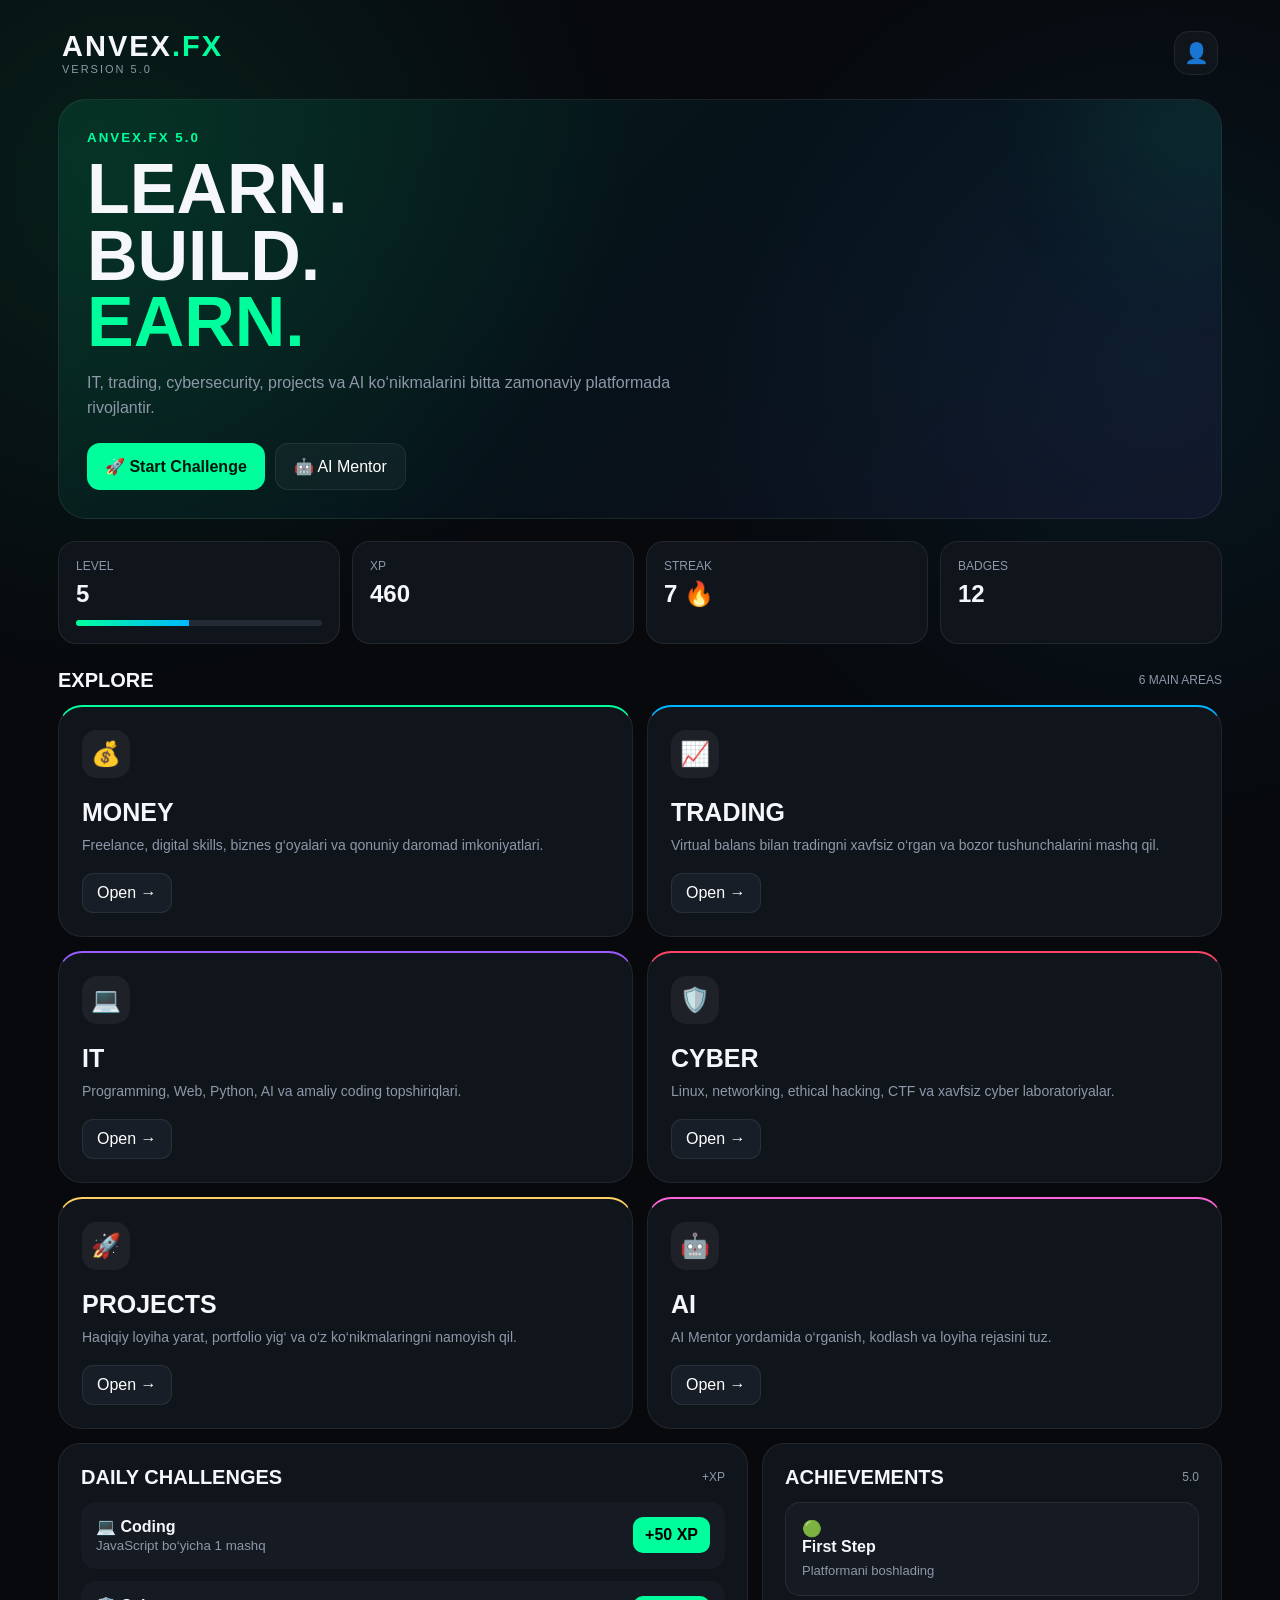
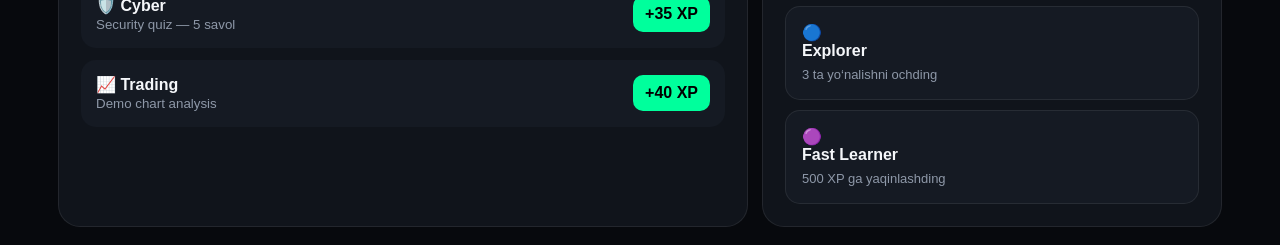
<file: index.html>
<!DOCTYPE html>
<html lang="uz">
<head>
<meta charset="UTF-8">
<meta name="viewport" content="width=device-width, initial-scale=1.0">
<title>ANVEX.FX 5.0</title>

<style>
:root{
  --bg:#07090d;
  --panel:#10141b;
  --panel2:#151a23;
  --text:#f5f7fa;
  --muted:#8e98a8;
  --green:#00ff9c;
  --blue:#00b7ff;
  --purple:#9b5cff;
  --red:#ff4567;
  --yellow:#ffd166;
  --border:rgba(255,255,255,.08);
}

*{
  box-sizing:border-box;
  margin:0;
  padding:0;
}

body{
  font-family:Inter,Arial,sans-serif;
  background:
    radial-gradient(circle at 10% 10%,rgba(0,255,156,.09),transparent 25%),
    radial-gradient(circle at 90% 20%,rgba(0,183,255,.08),transparent 25%),
    var(--bg);
  color:var(--text);
  min-height:100vh;
}

button,input{
  font:inherit;
}

button{
  cursor:pointer;
}

.app{
  width:min(1200px,100%);
  margin:auto;
  padding:18px;
}

/* HEADER */

.header{
  display:flex;
  justify-content:space-between;
  align-items:center;
  padding:12px 4px 24px;
}

.logo{
  font-size:29px;
  font-weight:900;
  letter-spacing:2px;
}

.logo span{
  color:var(--green);
}

.version{
  font-size:11px;
  color:var(--muted);
  letter-spacing:2px;
}

.profile-btn{
  width:44px;
  height:44px;
  border:1px solid var(--border);
  border-radius:15px;
  background:var(--panel);
  color:white;
  font-size:20px;
}

/* HERO */

.hero{
  position:relative;
  overflow:hidden;
  padding:28px;
  border:1px solid var(--border);
  border-radius:28px;
  background:
    linear-gradient(135deg,
      rgba(0,255,156,.10),
      rgba(0,183,255,.05),
      rgba(155,92,255,.08));
  margin-bottom:22px;
}

.hero:after{
  content:"";
  position:absolute;
  width:180px;
  height:180px;
  right:-70px;
  top:-70px;
  border-radius:50%;
  background:var(--green);
  filter:blur(80px);
  opacity:.15;
}

.hero small{
  color:var(--green);
  letter-spacing:2px;
  font-weight:800;
}

.hero h1{
  margin-top:10px;
  font-size:clamp(35px,7vw,70px);
  line-height:.95;
  max-width:750px;
}

.hero h1 span{
  color:var(--green);
}

.hero p{
  color:var(--muted);
  margin-top:14px;
  max-width:600px;
  line-height:1.6;
}

.hero-actions{
  display:flex;
  flex-wrap:wrap;
  gap:10px;
  margin-top:22px;
}

.primary{
  border:0;
  background:var(--green);
  color:#00150d;
  padding:13px 18px;
  border-radius:13px;
  font-weight:900;
}

.secondary{
  border:1px solid var(--border);
  background:rgba(255,255,255,.04);
  color:white;
  padding:13px 18px;
  border-radius:13px;
}

/* STATS */

.stats{
  display:grid;
  grid-template-columns:repeat(4,1fr);
  gap:12px;
  margin-bottom:22px;
}

.stat{
  background:var(--panel);
  border:1px solid var(--border);
  border-radius:18px;
  padding:17px;
}

.stat-label{
  color:var(--muted);
  font-size:12px;
}

.stat-value{
  font-size:24px;
  font-weight:900;
  margin-top:7px;
}

.progress{
  height:6px;
  background:#252b34;
  border-radius:20px;
  overflow:hidden;
  margin-top:12px;
}

.progress div{
  height:100%;
  width:46%;
  background:linear-gradient(90deg,var(--green),var(--blue));
}

/* MAIN GRID */

.section-title{
  display:flex;
  justify-content:space-between;
  align-items:center;
  margin:25px 0 13px;
}

.section-title h2{
  font-size:20px;
}

.section-title span{
  color:var(--muted);
  font-size:12px;
}

.modules{
  display:grid;
  grid-template-columns:repeat(2,1fr);
  gap:14px;
}

.module{
  position:relative;
  overflow:hidden;
  min-height:210px;
  border-radius:24px;
  padding:23px;
  background:var(--panel);
  border:1px solid var(--border);
  transition:.25s;
}

.module:hover{
  transform:translateY(-4px);
  border-color:rgba(0,255,156,.35);
  box-shadow:0 15px 40px rgba(0,0,0,.25);
}

.module-icon{
  width:48px;
  height:48px;
  display:grid;
  place-items:center;
  border-radius:15px;
  background:rgba(255,255,255,.06);
  font-size:24px;
}

.module h3{
  font-size:25px;
  margin-top:20px;
}

.module p{
  color:var(--muted);
  margin-top:8px;
  line-height:1.5;
  font-size:14px;
}

.module button{
  margin-top:17px;
  border:1px solid var(--border);
  color:white;
  background:#181e27;
  padding:10px 14px;
  border-radius:11px;
}

.module.money{
  border-top:2px solid var(--green);
}

.module.trading{
  border-top:2px solid var(--blue);
}

.module.it{
  border-top:2px solid var(--purple);
}

.module.cyber{
  border-top:2px solid var(--red);
}

.module.projects{
  border-top:2px solid var(--yellow);
}

.module.ai{
  border-top:2px solid #ff65d8;
}

/* LOWER */

.lower{
  display:grid;
  grid-template-columns:1.2fr .8fr;
  gap:14px;
  margin-top:14px;
}

.box{
  background:var(--panel);
  border:1px solid var(--border);
  border-radius:22px;
  padding:22px;
}

.challenge{
  display:flex;
  justify-content:space-between;
  gap:15px;
  align-items:center;
  padding:15px;
  margin-top:12px;
  background:var(--panel2);
  border-radius:15px;
}

.challenge strong{
  display:block;
}

.challenge small{
  color:var(--muted);
}

.done{
  background:var(--green);
  border:0;
  padding:9px 12px;
  border-radius:10px;
  font-weight:800;
}

/* MODAL */

.modal{
  position:fixed;
  inset:0;
  display:none;
  align-items:center;
  justify-content:center;
  padding:18px;
  background:rgba(0,0,0,.72);
  backdrop-filter:blur(10px);
  z-index:100;
}

.modal.active{
  display:flex;
}

.modal-card{
  width:min(700px,100%);
  max-height:90vh;
  overflow:auto;
  background:#0d1117;
  border:1px solid var(--border);
  border-radius:25px;
  padding:24px;
  animation:pop .2s ease;
}

@keyframes pop{
  from{transform:scale(.95);opacity:0}
  to{transform:scale(1);opacity:1}
}

.modal-head{
  display:flex;
  justify-content:space-between;
  align-items:center;
  margin-bottom:20px;
}

.close{
  width:38px;
  height:38px;
  border:0;
  border-radius:12px;
  background:#1b2029;
  color:white;
  font-size:20px;
}

.items{
  display:grid;
  gap:10px;
}

.item{
  padding:16px;
  border-radius:15px;
  background:var(--panel2);
  border:1px solid var(--border);
}

.item strong{
  display:block;
  margin-bottom:5px;
}

.item span{
  color:var(--muted);
  font-size:13px;
}

/* TRADING */

.balance{
  padding:20px;
  border-radius:18px;
  background:linear-gradient(135deg,rgba(0,255,156,.1),rgba(0,183,255,.08));
  margin-bottom:15px;
}

.balance small{
  color:var(--muted);
}

.balance h2{
  font-size:35px;
  margin-top:5px;
}

.trade-actions{
  display:grid;
  grid-template-columns:1fr 1fr;
  gap:10px;
  margin-top:15px;
}

.buy{
  border:0;
  padding:14px;
  border-radius:13px;
  background:var(--green);
  font-weight:900;
}

.sell{
  border:0;
  padding:14px;
  border-radius:13px;
  background:var(--red);
  color:white;
  font-weight:900;
}

/* INPUT */

.field{
  margin-bottom:13px;
}

.field label{
  display:block;
  color:var(--muted);
  font-size:12px;
  margin-bottom:6px;
}

.field input{
  width:100%;
  padding:13px;
  border-radius:12px;
  border:1px solid var(--border);
  background:#171c24;
  color:white;
  outline:none;
}

.result{
  padding:14px;
  border-radius:13px;
  background:#171c24;
  margin-top:12px;
}

/* MOBILE */

@media(max-width:750px){
  .app{
    padding:12px;
  }

  .stats{
    grid-template-columns:repeat(2,1fr);
  }

  .modules{
    grid-template-columns:1fr;
  }

  .lower{
    grid-template-columns:1fr;
  }

  .hero{
    padding:22px;
  }

  .module{
    min-height:190px;
  }
}

@media(max-width:430px){
  .logo{
    font-size:23px;
  }

  .hero h1{
    font-size:38px;
  }

  .stat-value{
    font-size:20px;
  }
}
</style>
</head>

<body>

<div class="app">

<header class="header">
  <div>
    <div class="logo">ANVEX<span>.FX</span></div>
    <div class="version">VERSION 5.0</div>
  </div>

  <button class="profile-btn" onclick="openModal('profile')">👤</button>
</header>

<section class="hero">
  <small>ANVEX.FX 5.0</small>

  <h1>
    LEARN.<br>
    BUILD.<br>
    <span>EARN.</span>
  </h1>

  <p>
    IT, trading, cybersecurity, projects va AI
    ko‘nikmalarini bitta zamonaviy platformada rivojlantir.
  </p>

  <div class="hero-actions">
    <button class="primary" onclick="openModal('challenge')">
      🚀 Start Challenge
    </button>

    <button class="secondary" onclick="openModal('ai')">
      🤖 AI Mentor
    </button>
  </div>
</section>

<section class="stats">

  <div class="stat">
    <div class="stat-label">LEVEL</div>
    <div class="stat-value" id="level">5</div>
    <div class="progress">
      <div id="levelProgress"></div>
    </div>
  </div>

  <div class="stat">
    <div class="stat-label">XP</div>
    <div class="stat-value" id="xp">460</div>
  </div>

  <div class="stat">
    <div class="stat-label">STREAK</div>
    <div class="stat-value" id="streak">7 🔥</div>
  </div>

  <div class="stat">
    <div class="stat-label">BADGES</div>
    <div class="stat-value" id="badges">12</div>
  </div>

</section>

<div class="section-title">
  <h2>EXPLORE</h2>
  <span>6 MAIN AREAS</span>
</div>

<section class="modules">

  <article class="module money">
    <div class="module-icon">💰</div>
    <h3>MONEY</h3>
    <p>
      Freelance, digital skills, biznes g‘oyalari
      va qonuniy daromad imkoniyatlari.
    </p>
    <button onclick="openModal('money')">Open →</button>
  </article>

  <article class="module trading">
    <div class="module-icon">📈</div>
    <h3>TRADING</h3>
    <p>
      Virtual balans bilan tradingni xavfsiz
      o‘rgan va bozor tushunchalarini mashq qil.
    </p>
    <button onclick="openModal('trading')">Open →</button>
  </article>

  <article class="module it">
    <div class="module-icon">💻</div>
    <h3>IT</h3>
    <p>
      Programming, Web, Python, AI va
      amaliy coding topshiriqlari.
    </p>
    <button onclick="openModal('it')">Open →</button>
  </article>

  <article class="module cyber">
    <div class="module-icon">🛡️</div>
    <h3>CYBER</h3>
    <p>
      Linux, networking, ethical hacking,
      CTF va xavfsiz cyber laboratoriyalar.
    </p>
    <button onclick="openModal('cyber')">Open →</button>
  </article>

  <article class="module projects">
    <div class="module-icon">🚀</div>
    <h3>PROJECTS</h3>
    <p>
      Haqiqiy loyiha yarat, portfolio yig‘
      va o‘z ko‘nikmalaringni namoyish qil.
    </p>
    <button onclick="openModal('projects')">Open →</button>
  </article>

  <article class="module ai">
    <div class="module-icon">🤖</div>
    <h3>AI</h3>
    <p>
      AI Mentor yordamida o‘rganish,
      kodlash va loyiha rejasini tuz.
    </p>
    <button onclick="openModal('ai')">Open →</button>
  </article>

</section>

<section class="lower">

  <div class="box">
    <div class="section-title" style="margin-top:0">
      <h2>DAILY CHALLENGES</h2>
      <span>+XP</span>
    </div>

    <div class="challenge">
      <div>
        <strong>💻 Coding</strong>
        <small>JavaScript bo‘yicha 1 mashq</small>
      </div>
      <button class="done" onclick="completeChallenge(50)">
        +50 XP
      </button>
    </div>

    <div class="challenge">
      <div>
        <strong>🛡️ Cyber</strong>
        <small>Security quiz — 5 savol</small>
      </div>
      <button class="done" onclick="completeChallenge(35)">
        +35 XP
      </button>
    </div>

    <div class="challenge">
      <div>
        <strong>📈 Trading</strong>
        <small>Demo chart analysis</small>
      </div>
      <button class="done" onclick="completeChallenge(40)">
        +40 XP
      </button>
    </div>
  </div>

  <div class="box">
    <div class="section-title" style="margin-top:0">
      <h2>ACHIEVEMENTS</h2>
      <span>5.0</span>
    </div>

    <div class="items">
      <div class="item">
        🟢 <strong>First Step</strong>
        <span>Platformani boshlading</span>
      </div>

      <div class="item">
        🔵 <strong>Explorer</strong>
        <span>3 ta yo‘nalishni ochding</span>
      </div>

      <div class="item">
        🟣 <strong>Fast Learner</strong>
        <span>500 XP ga yaqinlashding</span>
      </div>
    </div>
  </div>

</section>

</div>


<!-- MODAL -->

<div class="modal" id="modal">

  <div class="modal-card">

    <div class="modal-head">
      <h2 id="modalTitle">ANVEX.FX</h2>
      <button class="close" onclick="closeModal()">×</button>
    </div>

    <div id="modalContent"></div>

  </div>

</div>


<script>

let xp = 460;
let level = 5;
let balance = 10000;

const data = {

money:{
  title:"💰 MONEY",
  html:`
    <div class="items">

      <div class="item">
        <strong>💼 Freelance</strong>
        <span>Web, design, coding va boshqa xizmatlar orqali ishlashni o‘rgan.</span>
      </div>

      <div class="item">
        <strong>🚀 Digital Skills</strong>
        <span>Bozorda kerak bo‘ladigan raqamli ko‘nikmalarni tanla.</span>
      </div>

      <div class="item">
        <strong>💡 Business Ideas</strong>
        <span>Muammo → g‘oya → loyiha → mijoz yo‘nalishi.</span>
      </div>

      <div class="item">
        <strong>📁 Portfolio</strong>
        <span>O‘z loyihalaringni professional tarzda jamla.</span>
      </div>

    </div>
  `
},

it:{
  title:"💻 IT",
  html:`
    <div class="items">

      <div class="item">
        <strong>HTML + CSS</strong>
        <span>Web sahifalar yaratish.</span>
      </div>

      <div class="item">
        <strong>JavaScript</strong>
        <span>Interaktiv web ilovalar yaratish.</span>
      </div>

      <div class="item">
        <strong>Python</strong>
        <span>Programming va automation asoslari.</span>
      </div>

      <div class="item">
        <strong>AI Development</strong>
        <span>AI bilan ishlash va zamonaviy loyihalar.</span>
      </div>

      <button class="primary" onclick="completeChallenge(100)">
        🚀 Start IT Lesson +100 XP
      </button>

    </div>
  `
},

cyber:{
  title:"🛡️ CYBER LAB",
  html:`
    <div class="items">

      <div class="item">
        <strong>🐧 Linux</strong>
        <span>Linux terminali va asosiy buyruqlar.</span>
      </div>

      <div class="item">
        <strong>🌐 Networking</strong>
        <span>IP, DNS, HTTP va tarmoq asoslari.</span>
      </div>

      <div class="item">
        <strong>🎯 CTF</strong>
        <span>Xavfsiz virtual muhitdagi security challenges.</span>
      </div>

      <div class="item">
        <strong>🔐 Ethical Hacking</strong>
        <span>Faqat ruxsat berilgan tizimlarda cybersecurity mashqlari.</span>
      </div>

      <button class="primary" onclick="completeChallenge(75)">
        🛡️ Start Cyber Challenge
      </button>

    </div>
  `
},

projects:{
  title:"🚀 PROJECTS",
  html:`
    <div class="field">
      <label>PROJECT NAME</label>
      <input id="projectName" placeholder="Masalan: My AI App">
    </div>

    <div class="field">
      <label>PROJECT IDEA</label>
      <input id="projectIdea" placeholder="Loyihang nima qiladi?">
    </div>

    <button class="primary" onclick="createProject()">
      Create Project
    </button>

    <div id="projectResult"></div>
  `
},

ai:{
  title:"🤖 AI MENTOR",
  html:`
    <div class="field">
      <label>AI GA SAVOLING</label>
      <input id="aiQuestion" placeholder="Masalan: Pythonni nimadan boshlayman?">
    </div>

    <button class="primary" onclick="askAI()">
      Ask AI
    </button>

    <div id="aiResult" class="result">
      AI Mentor tayyor. Savolingni yoz.
    </div>
  `
},

trading:{
  title:"📈 DEMO TRADING",
  html:`
    <div class="balance">
      <small>VIRTUAL BALANCE</small>
      <h2 id="balance">$10,000</h2>
    </div>

    <div class="field">
      <label>ASSET</label>
      <input id="asset" value="ANVX">
    </div>

    <div class="field">
      <label>AMOUNT</label>
      <input id="amount" type="number" value="100">
    </div>

    <div class="trade-actions">
      <button class="buy" onclick="trade('buy')">
        BUY
      </button>

      <button class="sell" onclick="trade('sell')">
        SELL
      </button>
    </div>

    <div id="tradeResult" class="result">
      Demo trading. Real money ishlatilmaydi.
    </div>
  `
},

challenge:{
  title:"🔥 DAILY CHALLENGE",
  html:`
    <div class="items">

      <div class="item">
        <strong>Today's Mission</strong>
        <span>IT, Cyber yoki Tradingdan bitta topshiriqni bajaring.</span>
      </div>

      <div class="item">
        <strong>Reward</strong>
        <span>+100 XP</span>
      </div>

      <button class="primary" onclick="completeChallenge(100)">
        COMPLETE CHALLENGE
      </button>

    </div>
  `
},

profile:{
  title:"👤 PROFILE",
  html:`
    <div class="items">

      <div class="item">
        <strong>ANVEX USER</strong>
        <span>Level <b id="profileLevel">${level}</b></span>
      </div>

      <div class="item">
        <strong>XP</strong>
        <span id="profileXP">${xp} XP</span>
      </div>

      <div class="item">
        <strong>Achievements</strong>
        <span>12 badges unlocked</span>
      </div>

    </div>
  `
}

};


function openModal(type){

  const modal=document.getElementById("modal");
  const title=document.getElementById("modalTitle");
  const content=document.getElementById("modalContent");

  const item=data[type];

  if(!item) return;

  title.innerHTML=item.title;
  content.innerHTML=item.html;

  modal.classList.add("active");
}


function closeModal(){
  document.getElementById("modal").classList.remove("active");
}


document.getElementById("modal").addEventListener("click",function(e){

  if(e.target===this){
    closeModal();
  }

});


function completeChallenge(amount){

  xp+=amount;

  while(xp>=level*100){

    xp-=level*100;
    level++;

  }

  document.getElementById("xp").innerText=xp;

  document.getElementById("level").innerText=level;

  document.getElementById("levelProgress").style.width=
    Math.min((xp/(level*100))*100,100)+"%";

  const profileXP=document.getElementById("profileXP");

  if(profileXP){
    profileXP.innerText=xp+" XP";
  }

  const profileLevel=document.getElementById("profileLevel");

  if(profileLevel){
    profileLevel.innerText=level;
  }

  alert("🔥 Challenge completed! +"+amount+" XP");

}


function trade(type){

  const amount=Number(document.getElementById("amount").value)||0;

  if(amount<=0){
    alert("Amount noto‘g‘ri.");
    return;
  }

  if(type==="buy"){

    balance-=amount;

  }else{

    balance+=amount;

  }

  document.getElementById("balance").innerText=
    "$"+balance.toLocaleString();

  document.getElementById("tradeResult").innerHTML=
    type==="buy"
    ? "🟢 BUY bajarildi. Virtual balans yangilandi."
    : "🔴 SELL bajarildi. Virtual balans yangilandi.";

  completeChallenge(10);

}


function createProject(){

  const name=document.getElementById("projectName").value.trim();
  const idea=document.getElementById("projectIdea").value.trim();

  if(!name || !idea){

    alert("Project nomi va g‘oyasini yozing.");
    return;

  }

  document.getElementById("projectResult").innerHTML=`
    <div class="result">
      🚀 <strong>${escapeHTML(name)}</strong><br>
      <span style="color:#8e98a8">
        ${escapeHTML(idea)}
      </span>
    </div>
  `;

  completeChallenge(50);

}


function askAI(){

  const question=
    document.getElementById("aiQuestion").value.trim();

  const result=document.getElementById("aiResult");

  if(!question){

    result.innerText="Savolingni yoz.";
    return;

  }

  let answer="";

  const q=question.toLowerCase();

  if(q.includes("python")){

    answer=
      "Pythonni boshlash uchun: 1) syntax, 2) variables, 3) if/else, 4) loops, 5) functions, 6) kichik loyihalar.";

  }else if(q.includes("trading")){

    answer=
      "Avval demo trading, grafiklarni o‘qish va risk boshqaruvini o‘rgan. Real pul ishlatishdan oldin bilim va tajribani oshir.";

  }else if(q.includes("cyber") || q.includes("hacking")){

    answer=
      "Cybersecurity uchun Linux, networking, web security va xavfsiz CTF laboratoriyalaridan boshlash yaxshi yo‘l.";

  }else if(q.includes("html") || q.includes("web")){

    answer=
      "Web development uchun HTML → CSS → JavaScript → Git → real loyiha ketma-ketligi yaxshi boshlanish.";

  }else{

    answer=
      "Maqsadingni kichik bosqichlarga bo‘l. Avval bilim, keyin amaliyot, keyin loyiha va portfolio.";

  }

  result.innerText="🤖 "+answer;

  completeChallenge(15);

}


function escapeHTML(text){

  return text
    .replaceAll("&","&amp;")
    .replaceAll("<","&lt;")
    .replaceAll(">","&gt;")
    .replaceAll('"',"&quot;")
    .replaceAll("'","&#039;");

}

</script>

</body>
</html>
</file>
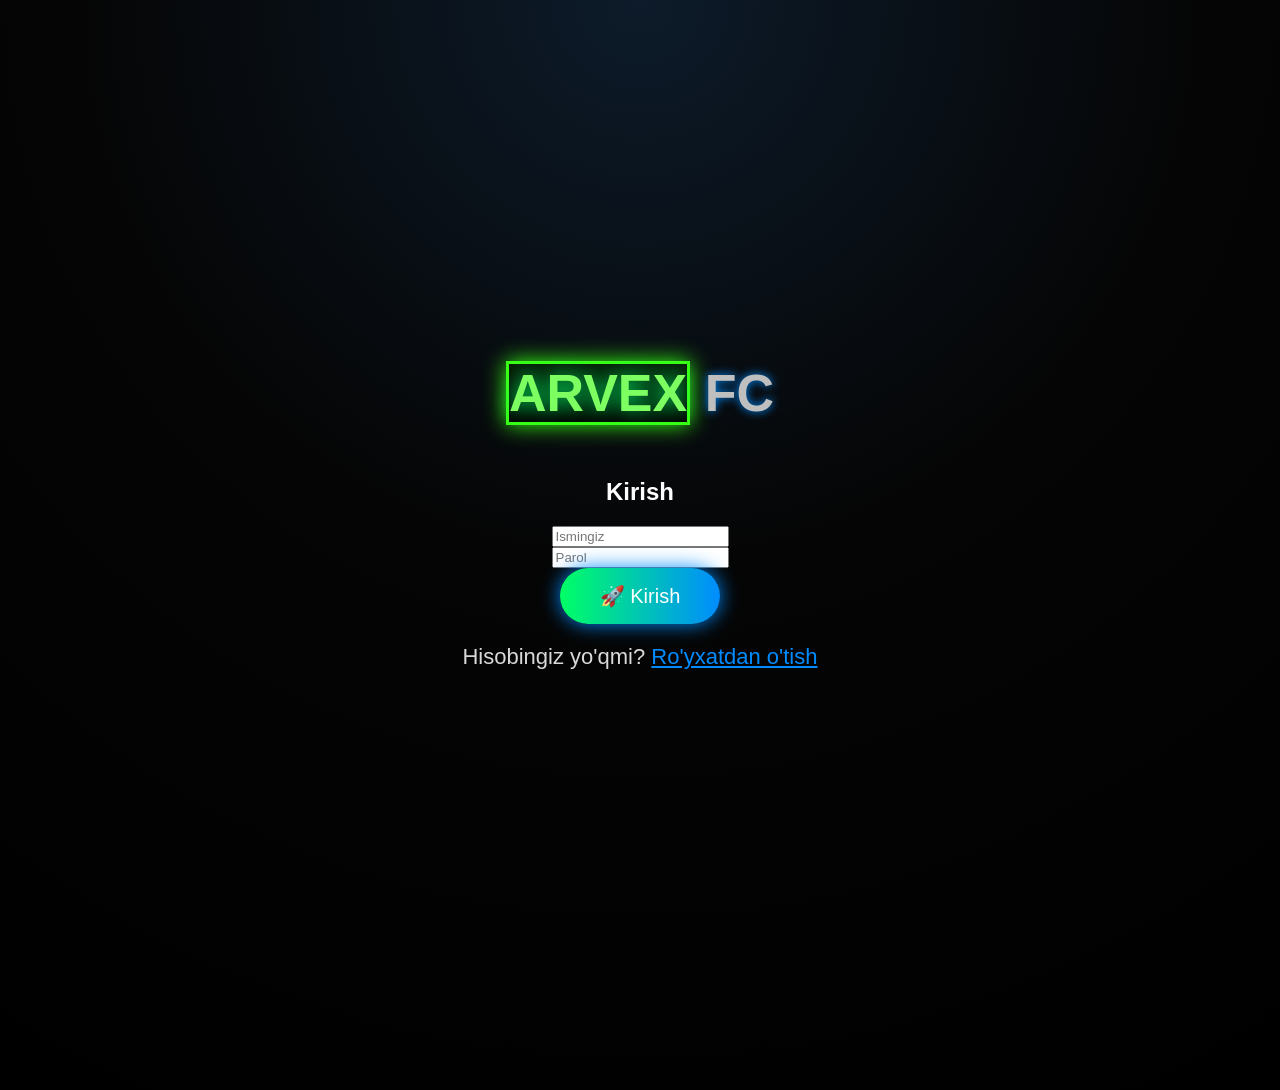
<file: login.html>
<!DOCTYPE html>
<html lang="uz">
<head>
<meta charset="UTF-8">
<meta name="viewport" content="width=device-width, initial-scale=1.0">
<title>ARVEX FC - Kirish</title>
<link rel="stylesheet" href="style.css">
</head>
<body>

<div class="container">

<h1><span class="green">ARVEX</span> <span class="gray">FC</span></h1>

<h2>Kirish</h2>

<input id="name" type="text" placeholder="Ismingiz">
<input id="password" type="password" placeholder="Parol">

<button onclick="login()">
🚀 Kirish
</button>

<p style="margin-top:20px;">
Hisobingiz yo'qmi?
<a href="#" style="color:#008cff;">Ro'yxatdan o'tish</a>
</p>

</div>
<script>
function login(){
  const name = document.getElementById("name").value.trim();

  if(name===""){
    alert("Ismingizni kiriting!");
    return;
  }

  localStorage.setItem("name", name);
  window.location.href = "profile.html";
}
</script>
</body>
</html>
</file>
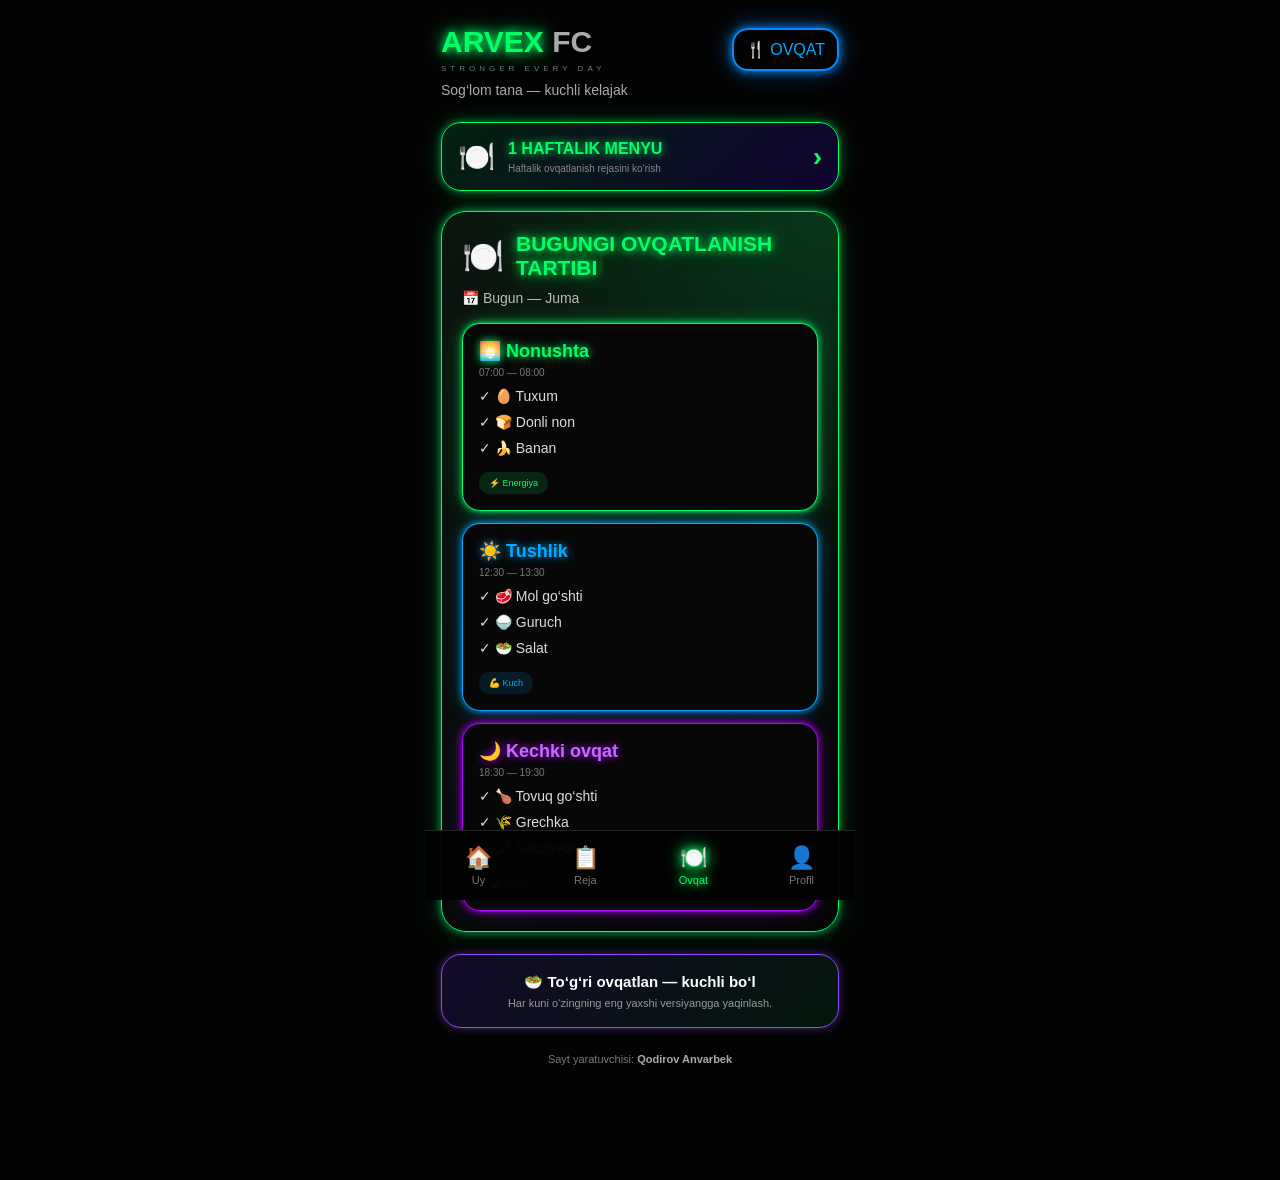
<file: ovqat.html>
<!DOCTYPE html>
<html lang="uz">
<head>
<meta charset="UTF-8">
<meta name="viewport" content="width=device-width, initial-scale=1.0">
<title>ARVEX FC — Ovqat</title>

<style>
*{
  box-sizing:border-box;
}

html{
  scroll-behavior:smooth;
}

body{
  margin:0;
  background:#030303;
  color:#fff;
  font-family:Arial,sans-serif;
}

.food-page{
  max-width:430px;
  margin:auto;
  padding:25px 16px 115px;
}

/* HEADER */
.food-header{
  display:flex;
  justify-content:space-between;
  align-items:center;
}

.food-brand{
  font-size:30px;
  font-weight:900;
}

.food-brand span{
  color:#00ff66;
  text-shadow:0 0 8px #00ff66,0 0 20px #00ff66;
}

.food-brand b{
  color:#aaa;
}

.food-header small{
  display:block;
  color:#777;
  letter-spacing:4px;
  font-size:8px;
  margin-top:5px;
}

.food-label{
  color:#00aaff;
  border:2px solid #008cff;
  padding:10px 12px;
  border-radius:16px;
  box-shadow:0 0 10px #008cff,0 0 25px rgba(0,140,255,.45);
}

.food-subtitle{
  color:#aaa;
  font-size:14px;
  margin-top:9px;
}

/* HAFTALIK MENU */
.weekly-menu-button{
  width:100%;
  margin-top:24px;
  padding:16px;
  display:flex;
  align-items:center;
  gap:13px;
  border-radius:20px;
  color:white;
  background:linear-gradient(135deg,rgba(0,255,102,.12),rgba(80,0,255,.18));
  border:1px solid #00ff66;
  box-shadow:0 0 8px rgba(0,255,102,.55),0 0 25px rgba(0,255,102,.18);
  cursor:pointer;
  text-align:left;
}

.weekly-icon{
  font-size:30px;
}

.weekly-menu-button strong{
  display:block;
  color:#00ff66;
  font-size:16px;
  text-shadow:0 0 8px #00ff66;
}

.weekly-menu-button span{
  display:block;
  color:#888;
  font-size:10px;
  margin-top:5px;
}

.arrow{
  margin-left:auto;
  color:#00ff66;
  font-size:28px;
}

/* BUGUNGI CARD */
.today-card{
  margin-top:20px;
  padding:20px;
  border-radius:25px;
  background:radial-gradient(circle at top right,rgba(0,255,102,.16),transparent 45%),linear-gradient(145deg,#0b160f,#050505);
  border:1px solid #00ff66;
  box-shadow:0 0 10px rgba(0,255,102,.7),0 0 35px rgba(0,255,102,.15);
}

.today-title{
  display:flex;
  align-items:center;
  gap:12px;
}

.today-title .calendar{
  font-size:34px;
}

.today-title h2{
  margin:0;
  font-size:21px;
  line-height:1.15;
  color:#00ff66;
  text-shadow:0 0 8px #00ff66,0 0 20px rgba(0,255,102,.5);
}

.today-name{
  color:#bbb;
  font-size:14px;
  margin:10px 0 17px;
}

/* OVQAT KARTALARI */
.today-meal{
  padding:16px;
  margin-top:12px;
  border-radius:18px;
  background:#070707;
}

.today-meal h3{
  margin:0 0 5px;
  font-size:18px;
}

.meal-time{
  color:#777;
  font-size:10px;
}

.today-meal p{
  color:#ddd;
  font-size:14px;
  margin:10px 0;
}

.breakfast-card{
  border:1px solid #00ff66;
  box-shadow:0 0 7px #00ff66,0 0 22px rgba(0,255,102,.25);
}

.breakfast-card h3{
  color:#00ff66;
  text-shadow:0 0 8px #00ff66;
}

.lunch-card{
  border:1px solid #00aaff;
  box-shadow:0 0 7px #00aaff,0 0 22px rgba(0,170,255,.25);
}

.lunch-card h3{
  color:#00aaff;
  text-shadow:0 0 8px #00aaff;
}

.dinner-card{
  border:1px solid #b000ff;
  box-shadow:0 0 7px #b000ff,0 0 22px rgba(176,0,255,.25);
}

.dinner-card h3{
  color:#c56cff;
  text-shadow:0 0 8px #b000ff;
}

.food-tag{
  display:inline-block;
  margin-top:6px;
  padding:6px 10px;
  border-radius:10px;
  font-size:9px;
}

.green-tag{
  color:#00ff66;
  background:rgba(0,255,102,.12);
}

.blue-tag{
  color:#00aaff;
  background:rgba(0,170,255,.12);
}

.purple-tag{
  color:#c56cff;
  background:rgba(176,0,255,.12);
}

/* HAFTALIK MENYU */
.weekly-menu{
  display:none;
  margin-top:20px;
}

.weekly-menu.show{
  display:block;
}

.weekly-title{
  text-align:center;
  margin:18px 0;
}

.weekly-title h2{
  margin:0;
  color:#fff;
  font-size:20px;
}

.weekly-title p{
  color:#777;
  font-size:11px;
}

.day-list{
  display:flex;
  flex-direction:column;
  gap:12px;
}

.day-card{
  width:100%;
  padding:16px;
  border-radius:18px;
  background:#080808;
  color:white;
  display:flex;
  align-items:center;
  gap:11px;
  cursor:pointer;
  text-align:left;
  transition:.2s;
}

.day-card span{
  font-weight:bold;
  font-size:15px;
}

.day-card b{
  margin-left:auto;
  font-size:25px;
}

/* DUSHANBA — YASHIL */
.green-day{
  border:1px solid #00ff66;
  box-shadow:0 0 7px #00ff66,0 0 20px rgba(0,255,102,.3);
}

.green-day span{
  color:#00ff66;
  text-shadow:0 0 8px #00ff66;
}

/* SESHANBA — KO'K */
.blue-day{
  border:1px solid #00aaff;
  box-shadow:0 0 8px #00aaff,0 0 22px rgba(0,170,255,.4);
}

.blue-day span{
  color:#00aaff;
  text-shadow:0 0 8px #00aaff,0 0 15px #00aaff;
}

/* CHORSHANBA — BINAFSHA */
.purple-day{
  border:1px solid #b000ff;
  box-shadow:0 0 8px #b000ff,0 0 22px rgba(176,0,255,.4);
}

.purple-day span{
  color:#c56cff;
  text-shadow:0 0 8px #b000ff,0 0 15px #b000ff;
}

/* PAYSHANBA — PUSHTI */
.pink-day{
  border:1px solid #ff1493;
  box-shadow:0 0 8px #ff1493,0 0 22px rgba(255,20,147,.4);
}

.pink-day span{
  color:#ff4daa;
  text-shadow:0 0 8px #ff1493,0 0 15px #ff1493;
}

/* JUMA — TO'Q SARIQ */
.orange-day{
  border:1px solid #ff7a00;
  box-shadow:0 0 8px #ff7a00,0 0 22px rgba(255,122,0,.4);
}

.orange-day span{
  color:#ff8c00;
  text-shadow:0 0 8px #ff7a00,0 0 15px #ff7a00;
}

/* SHANBA — QIZIL */
.red-day{
  border:1px solid #ff3030;
  box-shadow:0 0 8px #ff3030,0 0 22px rgba(255,48,48,.4);
}

.red-day span{
  color:#ff4040;
  text-shadow:0 0 8px #ff3030;
}

/* YAKSHANBA — SARIQ */
.yellow-day{
  border:1px solid #ffe000;
  box-shadow:0 0 8px #ffe000,0 0 22px rgba(255,224,0,.4);
}

.yellow-day span{
  color:#ffe000;
  text-shadow:0 0 8px #ffe000;
}

.day-card:active{
  transform:scale(.97);
}

.selected-day{
  transform:scale(1.02);
  background:linear-gradient(90deg,rgba(0,255,102,.12),rgba(80,0,255,.12));
}

/* TANLANGAN KUN NATIJASI */
.weekly-result{
  margin-top:20px;
  padding:20px;
  border-radius:22px;
  background:#080808;
  border:1px solid #b000ff;
  box-shadow:0 0 8px #b000ff,0 0 25px rgba(176,0,255,.22);
}

.weekly-result h2{
  margin:0 0 5px;
  color:#c56cff;
  font-size:20px;
  text-shadow:0 0 10px #b000ff;
}

.weekly-result-subtitle{
  color:#777;
  font-size:11px;
  margin-bottom:15px;
}

/* MOTIVATSIYA */
.food-motivation{
  margin-top:22px;
  padding:18px;
  text-align:center;
  border-radius:20px;
  background:linear-gradient(135deg,rgba(110,50,255,.15),rgba(0,255,102,.08));
  border:1px solid #8b4dff;
  box-shadow:0 0 10px rgba(139,77,255,.45);
}

.food-motivation strong{
  display:block;
  color:#fff;
  font-size:15px;
}

.food-motivation span{
  display:block;
  color:#999;
  font-size:11px;
  margin-top:6px;
}

/* YARATUVCHI */
.site-creator{
  text-align:center;
  color:#777;
  font-size:11px;
  margin-top:25px;
}

.site-creator b{
  color:#aaa;
}

/* PASTKI NAV */
.bottom-nav{
  position:fixed;
  bottom:0;
  left:50%;
  transform:translateX(-50%);
  width:100%;
  max-width:430px;
  height:70px;
  background:rgba(3,3,3,.97);
  border-top:1px solid #222;
  display:flex;
  justify-content:space-around;
  align-items:center;
  z-index:1000;
}

.bottom-nav a{
  text-decoration:none;
  color:#777;
  font-size:11px;
  text-align:center;
}

.bottom-nav a div{
  font-size:22px;
  margin-bottom:3px;
}

.bottom-nav a.active{
  color:#00ff66;
  text-shadow:0 0 8px #00ff66,0 0 18px #00ff66;
}

</style>
</head>

<body>

<div class="food-page">

  <div class="food-header">

    <div>
      <div class="food-brand">
        <span>ARVEX</span> <b>FC</b>
      </div>

      <small>STRONGER EVERY DAY</small>
    </div>

    <div class="food-label">
      🍴 OVQAT
    </div>

  </div>

  <div class="food-subtitle">
    Sog‘lom tana — kuchli kelajak
  </div>


  <!-- 1 HAFTALIK MENYU -->

  <button
    class="weekly-menu-button"
    onclick="toggleWeeklyMenu()"
  >

    <div class="weekly-icon">🍽️</div>

    <div>
      <strong>1 HAFTALIK MENYU</strong>

      <span>
        Haftalik ovqatlanish rejasini ko‘rish
      </span>
    </div>

    <b class="arrow" id="arrow">›</b>

  </button>


  <!-- BUGUNGI OVQAT -->

  <div class="today-card">

    <div class="today-title">

      <div class="calendar">🍽️</div>

      <div>
        <h2>
          BUGUNGI OVQATLANISH TARTIBI
        </h2>
      </div>

    </div>

    <div id="todayName" class="today-name"></div>

    <div id="todayMeals"></div>

  </div>


  <!-- HAFTALIK MENU -->

  <div id="weeklyMenu" class="weekly-menu">

    <div class="weekly-title">

      <h2>1 HAFTALIK MENYU</h2>

      <p>Kerakli kunni tanlang</p>

    </div>


    <div class="day-list">

      <button
        class="day-card green-day"
        onclick="showDay(1,this)"
      >
        <span>🌿 Dushanba</span>
        <b>›</b>
      </button>


      <button
        class="day-card blue-day"
        onclick="showDay(2,this)"
      >
        <span>⚡ Seshanba</span>
        <b>›</b>
      </button>


      <button
        class="day-card purple-day"
        onclick="showDay(3,this)"
      >
        <span>💪 Chorshanba</span>
        <b>›</b>
      </button>


      <button
        class="day-card pink-day"
        onclick="showDay(4,this)"
      >
        <span>🩷 Payshanba</span>
        <b>›</b>
      </button>


      <button
        class="day-card orange-day"
        onclick="showDay(5,this)"
      >
        <span>🔥 Juma</span>
        <b>›</b>
      </button>


      <button
        class="day-card red-day"
        onclick="showDay(6,this)"
      >
        <span>🔴 Shanba</span>
        <b>›</b>
      </button>


      <button
        class="day-card yellow-day"
        onclick="showDay(0,this)"
      >
        <span>🟡 Yakshanba</span>
        <b>›</b>
      </button>

    </div>


    <div
      id="weeklyResult"
      class="weekly-result"
      style="display:none;"
    ></div>

  </div>


  <!-- MOTIVATSIYA -->

  <div class="food-motivation">

    <strong>
      🥗 To‘g‘ri ovqatlan — kuchli bo‘l
    </strong>

    <span>
      Har kuni o‘zingning eng yaxshi versiyangga yaqinlash.
    </span>

  </div>


  <div class="site-creator">
    Sayt yaratuvchisi:
    <b>Qodirov Anvarbek</b>
  </div>

</div>


<!-- PASTKI NAV -->

<nav class="bottom-nav">

  <a href="index.html">
    <div>🏠</div>
    Uy
  </a>

  <a href="profile.html">
    <div>📋</div>
    Reja
  </a>

  <a href="ovqat.html" class="active">
    <div>🍽️</div>
    Ovqat
  </a>

  <a href="profile.html">
    <div>👤</div>
    Profil
  </a>

</nav>


<script>

/* =========================
   7 KUNLIK MENYU
========================= */

const menus = {

  0:{
    name:"Yakshanba",

    breakfast:[
      "🥚 Tuxum + non",
      "🧀 Pishloq",
      "🍎 Meva"
    ],

    lunch:[
      "🍗 Tovuq go‘shti",
      "🍚 Guruch",
      "🥗 Salat"
    ],

    dinner:[
      "🐟 Baliq",
      "🥔 Kartoshka",
      "🥦 Sabzavot"
    ]
  },


  1:{
    name:"Dushanba",

    breakfast:[
      "🥚 Tuxum",
      "🍞 Donli non",
      "🥛 Sut",
      "🍎 Meva"
    ],

    lunch:[
      "🍗 Tovuq go‘shti",
      "🍚 Guruch",
      "🥗 Salat"
    ],

    dinner:[
      "🐟 Baliq",
      "🥦 Sabzavot",
      "🥗 Salat"
    ]
  },


  2:{
    name:"Seshanba",

    breakfast:[
      "🥣 Suli bo‘tqasi",
      "🍌 Banan",
      "🥛 Yogurt"
    ],

    lunch:[
      "🥩 Mol go‘shti",
      "🌾 Grechka",
      "🥗 Salat"
    ],

    dinner:[
      "🍗 Tovuq go‘shti",
      "🍚 Guruch",
      "🥒 Sabzavot"
    ]
  },


  3:{
    name:"Chorshanba",

    breakfast:[
      "🥚 Tuxum",
      "🍞 Non",
      "🍐 Meva",
      "🥛 Sut"
    ],

    lunch:[
      "🐟 Baliq",
      "🍚 Guruch",
      "🥗 Sabzavot"
    ],

    dinner:[
      "🥩 Mol go‘shti",
      "🥔 Kartoshka",
      "🥦 Brokkoli"
    ]
  },


  4:{
    name:"Payshanba",

    breakfast:[
      "🥣 Suli bo‘tqasi",
      "🍎 Olma",
      "🥛 Yogurt"
    ],

    lunch:[
      "🍗 Tovuq go‘shti",
      "🥔 Kartoshka",
      "🥗 Salat"
    ],

    dinner:[
      "🐟 Baliq",
      "🍚 Guruch",
      "🥦 Sabzavot"
    ]
  },


  5:{
    name:"Juma",

    breakfast:[
      "🥚 Tuxum",
      "🍞 Donli non",
      "🍌 Banan"
    ],

    lunch:[
      "🥩 Mol go‘shti",
      "🍚 Guruch",
      "🥗 Salat"
    ],

    dinner:[
      "🍗 Tovuq go‘shti",
      "🌾 Grechka",
      "🥒 Sabzavot"
    ]
  },


  6:{
    name:"Shanba",

    breakfast:[
      "🥛 Yogurt",
      "🥣 Suli bo‘tqasi",
      "🍓 Meva"
    ],

    lunch:[
      "🐟 Baliq",
      "🥔 Kartoshka",
      "🥗 Salat"
    ],

    dinner:[
      "🥩 Go‘sht",
      "🍚 Guruch",
      "🥦 Sabzavot"
    ]
  }

};


/* OVQAT KARTOCHKALARINI YASASH */

function createMeals(menu){

  return `

    <div class="today-meal breakfast-card">

      <h3>🌅 Nonushta</h3>

      <div class="meal-time">
        07:00 — 08:00
      </div>

      ${menu.breakfast
        .map(item => `<p>✓ ${item}</p>`)
        .join("")
      }

      <span class="food-tag green-tag">
        ⚡ Energiya
      </span>

    </div>


    <div class="today-meal lunch-card">

      <h3>☀️ Tushlik</h3>

      <div class="meal-time">
        12:30 — 13:30
      </div>

      ${menu.lunch
        .map(item => `<p>✓ ${item}</p>`)
        .join("")
      }

      <span class="food-tag blue-tag">
        💪 Kuch
      </span>

    </div>


    <div class="today-meal dinner-card">

      <h3>🌙 Kechki ovqat</h3>

      <div class="meal-time">
        18:30 — 19:30
      </div>

      ${menu.dinner
        .map(item => `<p>✓ ${item}</p>`)
        .join("")
      }

      <span class="food-tag purple-tag">
        🌙 Tinchlik
      </span>

    </div>

  `;
}


/* BUGUNGI OVQAT */

const today =
  new Date().getDay();

const todayMenu =
  menus[today];

document.getElementById(
  "todayName"
).textContent =
  "📅 Bugun — " + todayMenu.name;

document.getElementById(
  "todayMeals"
).innerHTML =
  createMeals(todayMenu);


/* HAFTALIK MENYUNI OCHISH */

function toggleWeeklyMenu(){

  const menuBox =
    document.getElementById(
      "weeklyMenu"
    );

  const arrow =
    document.getElementById(
      "arrow"
    );

  menuBox.classList.toggle("show");

  if(
    menuBox.classList.contains("show")
  ){

    arrow.textContent="⌄";

  }else{

    arrow.textContent="›";

  }

}


/* KUNNI BOSISH */

function showDay(day,button){

  const menu =
    menus[day];

  const result =
    document.getElementById(
      "weeklyResult"
    );


  document
    .querySelectorAll(".day-card")
    .forEach(card => {

      card.classList.remove(
        "selected-day"
      );

    });


  button.classList.add(
    "selected-day"
  );


  result.style.display="block";


  result.innerHTML = `

    <h2>
      🍽️ ${menu.name}
    </h2>

    <div class="weekly-result-subtitle">
      ${menu.name} kuni uchun ovqatlanish tartibi
    </div>

    ${createMeals(menu)}

  `;


  setTimeout(() => {

    result.scrollIntoView({
      behavior:"smooth",
      block:"start"
    });

  },100);

}

</script>

</body>
</html>
</file>
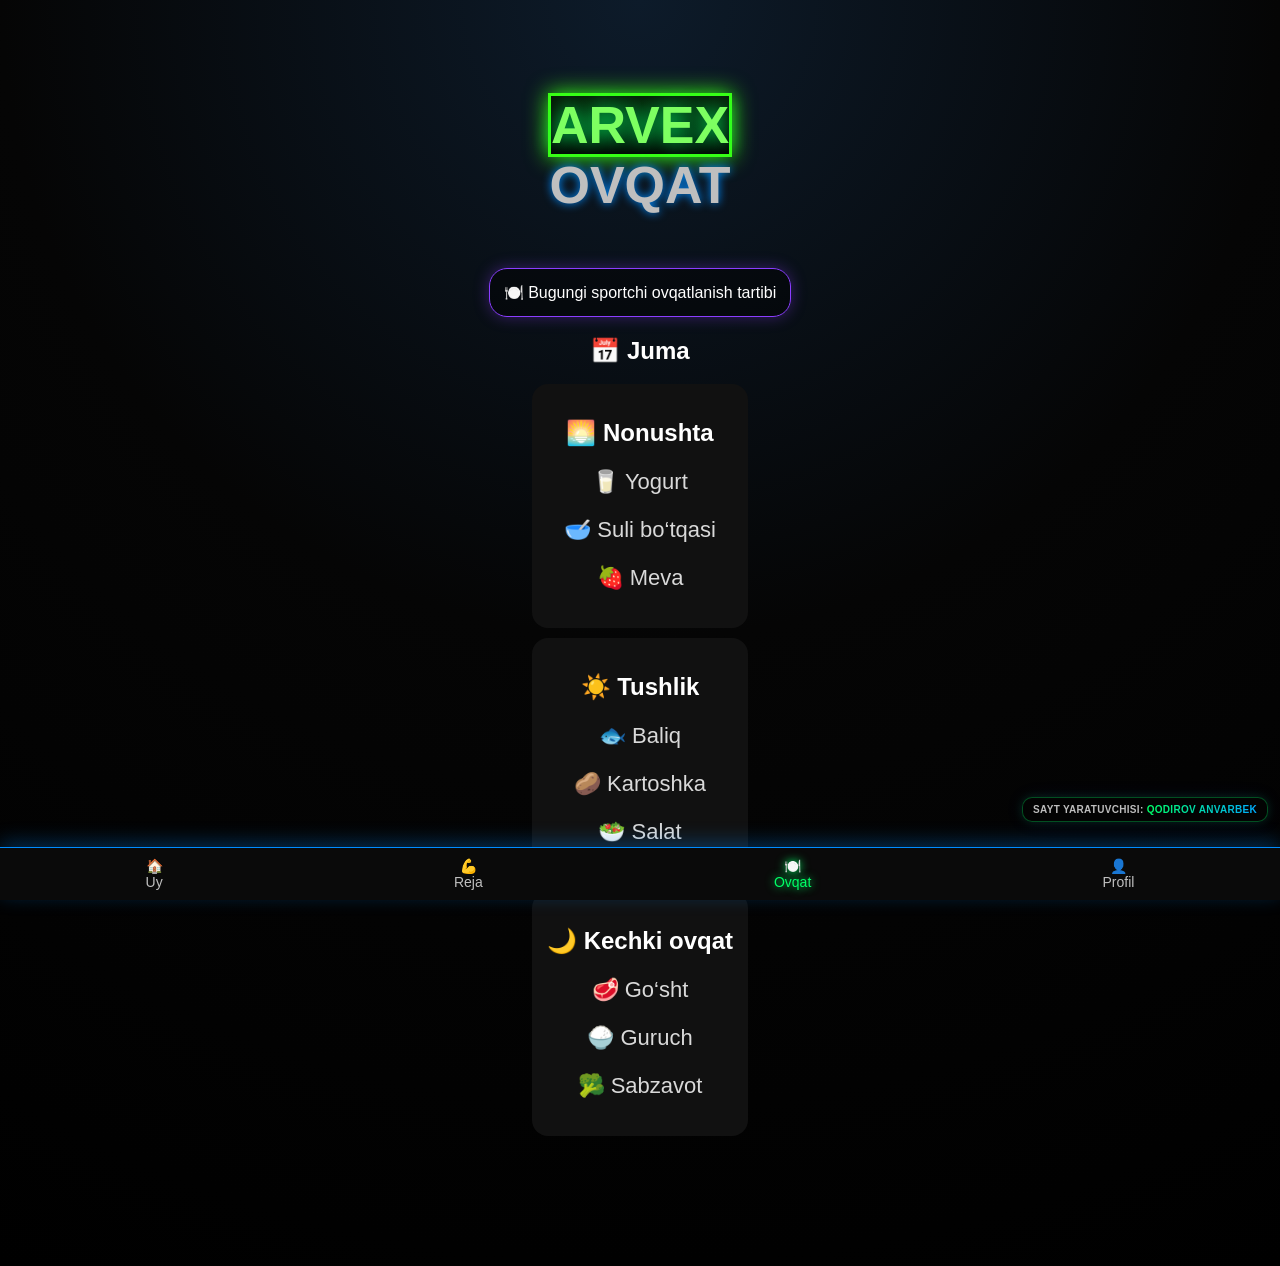
<file: profile.html>
<!DOCTYPE html>
<html lang="uz">
<head>
<meta charset="UTF-8">
<meta name="viewport" content="width=device-width, initial-scale=1.0">
<title>ARVEX — Ovqat</title>
<link rel="stylesheet" href="style.css">
</head>

<body>

<div class="container">

  <h1>
    <span class="green">ARVEX</span>
    <span class="gray">OVQAT</span>
  </h1>

  <div class="motivation-card">
    🍽️ <span>Bugungi sportchi ovqatlanish tartibi</span>
  </div>

  <div id="dailyMeals"></div>

</div>

<div class="bottom-nav">
  <a href="index.html">🏠<br><span>Uy</span></a>
  <a href="profile.html">💪<br><span>Reja</span></a>
  <a href="ovqat.html" class="active">🍽️<br><span>Ovqat</span></a>
  <a href="profile.html">👤<br><span>Profil</span></a>
</div>

<script>
const meals = {
  0: {
    breakfast: ["🥚 Tuxum + non", "🥣 Suli bo‘tqasi", "🍎 Meva"],
    lunch: ["🍗 Tovuq go‘shti", "🍚 Guruch", "🥗 Sabzavotli salat"],
    dinner: ["🐟 Baliq", "🥔 Kartoshka", "🥦 Sabzavot"]
  },

  1: {
    breakfast: ["🧀 Pishloq + non", "🥛 Sut yoki yogurt", "🍌 Banan"],
    lunch: ["🥩 Mol go‘shti", "🌾 Grechka", "🥗 Salat"],
    dinner: ["🍗 Tovuq go‘shti", "🍚 Guruch", "🥒 Bodring va pomidor"]
  },

  2: {
    breakfast: ["🥚 Tuxum", "🥣 Suli bo‘tqasi", "🍐 Meva"],
    lunch: ["🐟 Baliq", "🍚 Guruch", "🥗 Sabzavot"],
    dinner: ["🥩 Mol go‘shti", "🥔 Kartoshka", "🥦 Brokkoli yoki sabzavot"]
  },

  3: {
    breakfast: ["🥣 Suli bo‘tqasi", "🥛 Yogurt", "🍎 Olma"],
    lunch: ["🍗 Tovuq go‘shti", "🥔 Kartoshka", "🥗 Salat"],
    dinner: ["🐟 Baliq", "🍚 Guruch", "🥦 Sabzavot"]
  },

  4: {
    breakfast: ["🥚 Tuxum", "🍞 Non", "🍌 Banan"],
    lunch: ["🥩 Mol go‘shti", "🍚 Guruch", "🥗 Sabzavotli salat"],
    dinner: ["🍗 Tovuq go‘shti", "🌾 Grechka", "🥒 Sabzavot"]
  },

  5: {
    breakfast: ["🥛 Yogurt", "🥣 Suli bo‘tqasi", "🍓 Meva"],
    lunch: ["🐟 Baliq", "🥔 Kartoshka", "🥗 Salat"],
    dinner: ["🥩 Go‘sht", "🍚 Guruch", "🥦 Sabzavot"]
  },

  6: {
    breakfast: ["🥚 Tuxum + non", "🧀 Pishloq", "🍎 Meva"],
    lunch: ["🍗 Tovuq go‘shti", "🍝 Makaron yoki guruch", "🥗 Salat"],
    dinner: ["🐟 Baliq yoki go‘sht", "🥔 Kartoshka", "🥦 Sabzavot"]
  }
};

const days = [
  "Yakshanba",
  "Dushanba",
  "Seshanba",
  "Chorshanba",
  "Payshanba",
  "Juma",
  "Shanba"
];

const today = new Date().getDay();
const menu = meals[today];

document.getElementById("dailyMeals").innerHTML = `
  <h2>📅 ${days[today]}</h2>

  <div class="meal">
    <h2>🌅 Nonushta</h2>
    ${menu.breakfast.map(x => `<p>${x}</p>`).join("")}
  </div>

  <div class="meal">
    <h2>☀️ Tushlik</h2>
    ${menu.lunch.map(x => `<p>${x}</p>`).join("")}
  </div>

  <div class="meal">
    <h2>🌙 Kechki ovqat</h2>
    ${menu.dinner.map(x => `<p>${x}</p>`).join("")}
  </div>
`;
</script>
<div class="site-creator">
  SAYT YARATUVCHISI: <b>QODIROV ANVARBEK</b>
</div>
  
</body>
</html>
</file>
<file: style.css>
body{
  margin:0;
  background:#050505;
  color:white;
  font-family:Arial,sans-serif;
}

.container{
  max-width:360px;
  margin:40px auto;
  padding:20px;
}

h1{
  text-align:center;
  font-size:38px;
}

.green{color:#00ff66;}
.gray{color:#bfbfbf;}

#today{
  text-align:center;
  color:#00ff66;
  margin-bottom:20px;
}

.card{
  background:#111;
  border:1px solid #00ff66;
  border-radius:16px;
  padding:15px;
  margin:10px 0;
}

.blue{
  border-color:#008cff;
  box-shadow:0 0 12px #008cff;
}

.red{
  border-color:#ff2b2b;
  box-shadow:0 0 12px #ff2b2b;
}

.meal{
  background:#111;
  border-radius:16px;
  padding:15px;
  margin-top:10px;
}

.badges{
  display:grid;
  grid-template-columns:repeat(2,1fr);
  gap:10px;
  margin-top:10px;
}

.badges span{
  background:#111;
  border:1px solid #00ff66;
  border-radius:12px;
  padding:12px;
  text-align:center;
}
.container{
  min-height:100vh;
  display:flex;
  flex-direction:column;
  justify-content:center;
  align-items:center;
  text-align:center;
}

button{
  background:linear-gradient(90deg,#00ff66,#008cff);
  color:white;
  border:none;
  padding:16px 40px;
  font-size:20px;
  border-radius:30px;
  box-shadow:0 0 20px #008cff;
}

button:active{
  transform:scale(.96);
}

h1{
  font-size:52px;
  text-shadow:0 0 15px #00ff66;
}

p{
  font-size:22px;
  color:#d9d9d9;
}
body{
  background:
    radial-gradient(circle at top,#0d1b2a 0%,#050505 45%,#000 100%);
}

.green{
  color:#00ff66;
  text-shadow:0 0 20px #00ff66;
}

.gray{
  color:#bfbfbf;
  text-shadow:0 0 10px #008cff;
}
.bottom-nav{
  position:fixed;
  bottom:0;
  left:0;
  width:100%;
  background:#0a0a0a;
  border-top:1px solid #008cff;
  display:flex;
  justify-content:space-around;
  padding:10px 0;
  box-shadow:0 -5px 20px rgba(0,140,255,.3);
}

.bottom-nav a{
  color:#bfbfbf;
  text-decoration:none;
  text-align:center;
  font-size:14px;
}

.bottom-nav a.active{
  color:#00ff66;
  text-shadow:0 0 10px #00ff66;
}

.container{
  padding-bottom:90px;
}
.week-grid{
  display:grid;
  grid-template-columns:repeat(3,1fr);
  gap:12px;
  margin-top:20px;
}

.week-grid .card{
  margin:0;
  padding:12px;
}

.week-grid .card:last-child{
    grid-column:1 / -1;
    max-width:220px;
    justify-self:center;

    border:1px solid #FFD700;
    box-shadow:0 0 18px #FFD700;
}
.sunday-card{
  grid-column:1 / -1;
  max-width:220px;
  justify-self:center;
  border:1px solid #FFD700;
  box-shadow:0 0 18px #FFD700;
}
.xp-box{
  background:#0a0a0a;
  border:2px solid #00ff66;
  border-radius:20px;
  padding:20px;
  margin:20px 0;
  box-shadow:0 0 18px #00ff66;
}

.xp-bar{
  width:100%;
  height:14px;
  background:#222;
  border-radius:20px;
  overflow:hidden;
  margin:15px 0;
}

#xpFill{
  width:0%;
  height:100%;
  background:linear-gradient(90deg,#00ff66,#00aaff);
  transition:.4s;
}
/* ===== MEDAL KARTALAR ===== */

.medal-grid{
  display:grid;
  grid-template-columns:repeat(2,1fr);
  gap:16px;
  margin:20px 0;
}

.medal{
  background:linear-gradient(180deg,#111,#050505);
  border:2px solid #333;
  border-radius:28px;
  padding:18px;
  text-align:center;
  transition:.35s;
  overflow:hidden;
}

.medal .icon{
  width:95px;
  height:95px;
  margin:0 auto 12px;
}

.medal .icon img{
  width:100%;
  height:100%;
  object-fit:contain;
}

.medal h3{
  font-size:20px;
  margin:8px 0;
}

.medal p{
  font-size:22px;
  font-weight:bold;
  color:#fff;
}

.medal:hover{
  transform:translateY(-8px) scale(1.05);

}
 .bronze{
  color:#cd7f32;
  border-color:#cd7f32;
  box-shadow:0 0 30px rgba(205,127,50,.8);
}

.silver{
  color:#e8e8e8;
  border-color:#9fd8ff;
  box-shadow:0 0 30px rgba(159,216,255,.8);
}

.gold{
  color:#ffd700;
  border-color:#ffd700;
  box-shadow:0 0 30px rgba(255,215,0,.8);
}

.elite{
  color:#c35cff;
  border-color:#b347ff;
  box-shadow:0 0 35px rgba(179,71,255,.9);
}
.level-box{
  background:linear-gradient(135deg,#001a33,#050505);
  border:2px solid #00ff66;
  border-radius:24px;
  padding:18px;
  text-align:center;
  margin:20px 0;
  box-shadow:0 0 25px rgba(0,255,102,.5);
}
.level-box h2{
  color:#00ff66;
  font-size:30px;
  margin:0;
}
.level-box p{
  color:#fff;
  font-size:22px;
  font-weight:bold;
  margin-top:8px;
}
.week-grid{
  display:grid;
  grid-template-columns:repeat(3,1fr);
  gap:16px;
  margin:22px 0;
}

.day-card{
  position:relative;
  border-radius:22px;
  padding:18px 10px;
  text-align:center;
  color:#fff;
  font-weight:700;
  overflow:hidden;
  transition:.35s;
}

.day-card::before{
  content:"";
  position:absolute;
  inset:-18px;
  border-radius:30px;
  filter:blur(25px);
  opacity:.9;
  z-index:-1;
}

.day-card img{
  width:58px;
  height:58px;
  border-radius:50%;
  margin-bottom:10px;
  border:3px solid currentColor;
  box-shadow:0 0 25px currentColor;
}

.day-card h3{
  margin:8px 0;
  font-size:18px;
}

.day-card p{
  margin:0;
  font-size:15px;
}

.day-card:hover{
  transform:translateY(-8px) scale(1.05);
}

/* Ranglar */

.green{
  background:linear-gradient(180deg,#061a06,#010101);
  border:3px solid #39ff14;
  color:#7dff61;
  box-shadow:0 0 22px #39ff14;
}
.green::before{background:#39ff14;}

.blue{
  background:linear-gradient(180deg,#03142f,#010101);
  border:3px solid #27a9ff;
  color:#7fd6ff;
  box-shadow:0 0 24px #27a9ff;
}
.blue::before{background:#27a9ff;}

.red{
  background:linear-gradient(180deg,#2b0202,#010101);
  border:3px solid #ff2a2a;
  color:#ff6b6b;
  box-shadow:0 0 26px #ff2a2a;
}
.red::before{background:#ff2a2a;}

.yellow{
  background:linear-gradient(180deg,#3a2d00,#111);
  border:3px solid #ffd400;
  color:#ffe55c;
  box-shadow:0 0 28px #ffd400;
}
.yellow::before{background:#ffd400;}

.sunday{
  grid-column:1/-1;
  max-width:240px;
  justify-self:center;
}
/* ===== ARVEX PREMIUM HERO ===== */

.hero-card{
  margin:18px 0;
  border-radius:30px;
  overflow:hidden;
  background:
    linear-gradient(rgba(5,0,12,.55), rgba(5,0,12,.78)),
    url("ARVEX_HERO_BG.png") center/cover;
  border:2px solid #8b3dff;
  box-shadow:
    0 0 35px rgba(139,61,255,.45),
    0 0 25px rgba(57,255,20,.30);
}

.hero-content{
  padding:22px;
  color:#fff;
}

.hero-banner{
  padding:12px;
  border-radius:18px;
  border:1px solid #39ff14;
  background:rgba(0,0,0,.45);
  font-weight:700;
}

.hero-banner small{
  display:block;
  margin-top:6px;
  color:#b06dff;
  font-size:12px;
}

.hero-level span{
  color:#39ff14;
  letter-spacing:3px;
  font-size:13px;
}

.hero-level h2{
  font-size:48px;
  margin:8px 0;
  color:#fff;
  text-shadow:0 0 18px #39ff14,0 0 18px #8b3dff;
}

.xp-row{
  display:flex;
  justify-content:space-between;
  font-weight:bold;
  margin-top:12px;
}

.motivation-card{
  margin-top:18px;
  padding:14px;
  border-radius:18px;
  border:1px solid #8b3dff;
  background:rgba(0,0,0,.45);
  box-shadow:0 0 15px rgba(139,61,255,.35);
}
/* ===== AMIR TEMUR BANNER ===== */

.temur-text h2{
  margin:0;
  color:#fff;
  font-size:28px;
}

.temur-text p{
  margin:6px 0 0;
  color:#b96dff;
  font-weight:700;
}

/* HERO foni */
.hero-card{
  background:
    linear-gradient(rgba(5,0,12,.45),rgba(5,0,12,.75)),
    url("ARVEX_HERO_BG.png");
  background-size:100% auto;
  background-position:center top;
  background-repeat:no-repeat;
}

.temur-banner{
    width:100%;
    margin:16px 0;
    border-radius:24px;
    overflow:hidden;
    border:2px solid #8b3dff;
    box-shadow:0 0 25px rgba(139,61,255,.45);
    background:#05000c;
}

.temur-banner img{
    width:100%;
    height:auto;
    display:block;
}
/* ===== ARVEX FC — SITE CREATOR ===== */
.site-creator{
  position:fixed;
  right:12px;
  bottom:78px;
  z-index:9999;

  padding:6px 10px;
  border-radius:10px;

  font-size:10px;
  font-weight:600;
  letter-spacing:.3px;

  color:#bdbdbd;
  background:rgba(5,5,5,.72);
  border:1px solid rgba(0,255,102,.25);

  box-shadow:
    0 0 10px rgba(0,255,102,.12),
    inset 0 0 8px rgba(80,0,255,.08);

  backdrop-filter:blur(8px);
}

.site-creator b{
  background:linear-gradient(
    90deg,
    #00ff66,
    #00aaff,
    #9b5cff,
    #00ff66
  );
  background-size:300% 100%;
  -webkit-background-clip:text;
  background-clip:text;
  -webkit-text-fill-color:transparent;

  animation:creatorColors 4s linear infinite;
}

@keyframes creatorColors{
  0%{
    background-position:0% 50%;
  }
  100%{
    background-position:300% 50%;
  }
}
/* ===== ARVEX FC — SAYT YARATUVCHISI ===== */

.site-creator{
  position:fixed;
  right:12px;
  bottom:78px;
  z-index:9999;

  padding:6px 10px;
  border-radius:10px;

  font-size:10px;
  font-weight:600;
  letter-spacing:.3px;

  color:#bdbdbd;
  background:rgba(5,5,5,.75);
  border:1px solid rgba(0,255,102,.3);

  box-shadow:
    0 0 10px rgba(0,255,102,.15),
    0 0 18px rgba(80,0,255,.1);

  backdrop-filter:blur(8px);
}

.site-creator b{
  background:linear-gradient(
    90deg,
    #00ff66,
    #00aaff,
    #9b5cff,
    #00ff66
  );

  background-size:300% 100%;

  -webkit-background-clip:text;
  background-clip:text;
  -webkit-text-fill-color:transparent;

  animation:creatorColors 4s linear infinite;
}

@keyframes creatorColors{
  0%{
    background-position:0% 50%;
  }

  100%{
    background-position:300% 50%;
  }
}
/* ===== ARVEX FC — OVQATLANISH ===== */

.food-page{
  max-width:420px;
  margin:auto;
  padding:25px 16px 120px;
}

.food-header{
  display:flex;
  justify-content:space-between;
  align-items:center;
}

.food-brand{
  font-size:28px;
  font-weight:900;
}

.food-brand span{
  color:#00ff66;
  text-shadow:0 0 15px #00ff66;
}

.food-brand b{
  color:#aaa;
}

.food-header small{
  color:#777;
  font-size:8px;
  letter-spacing:2px;
}

.food-label{
  color:#00aaff;
  border:1px solid #008cff;
  padding:7px 10px;
  border-radius:12px;
  font-size:11px;
  box-shadow:0 0 12px rgba(0,140,255,.25);
}

.food-subtitle{
  color:#aaa;
  margin-top:5px;
  font-size:13px;
}

/* 1 HAFTALIK MENYU */

.weekly-menu-button{
  width:100%;
  margin-top:25px;
  padding:18px;
  display:flex;
  align-items:center;
  gap:14px;

  border:1px solid rgba(0,255,102,.4);
  border-radius:20px;

  color:white;
  background:
    linear-gradient(135deg,
    rgba(0,255,102,.12),
    rgba(80,0,255,.15));

  box-shadow:
    0 0 20px rgba(0,255,102,.12),
    inset 0 0 20px rgba(80,0,255,.08);

  text-align:left;
  cursor:pointer;
}

.weekly-icon{
  font-size:34px;
}

.weekly-menu-button strong{
  display:block;
  color:#00ff66;
  font-size:17px;
}

.weekly-menu-button span{
  display:block;
  color:#aaa;
  font-size:11px;
  margin-top:5px;
}

.arrow{
  margin-left:auto;
  font-size:28px;
  color:#00ff66;
}

/* HAFTALIK RO‘YXAT */

.weekly-menu{
  display:none;
  margin-top:20px;
}

.weekly-menu.show{
  display:block;
}

.weekly-title{
  text-align:center;
  margin-bottom:15px;
}

.weekly-title h2{
  margin-bottom:5px;
}

.weekly-title p{
  color:#777;
  font-size:12px;
}

.day-list{
  display:flex;
  flex-direction:column;
  gap:9px;
}

.day-card{
  width:100%;
  padding:14px;
  border-radius:15px;
  background:#101010;
  color:white;
  border:1px solid #222;
  display:flex;
  align-items:center;
  gap:10px;
  font-size:14px;
  cursor:pointer;
}

.day-card span{
  font-weight:bold;
}

.day-card b{
  margin-left:auto;
  font-size:22px;
}

.green-day{
  border-color:rgba(0,255,102,.35);
}

.blue-day{
  border-color:rgba(0,150,255,.4);
}

.purple-day{
  border-color:rgba(155,80,255,.45);
}

.yellow-day{
  border-color:rgba(255,220,0,.4);
}

.red-day{
  border-color:rgba(255,50,50,.45);
}

.orange-day{
  border-color:rgba(255,150,0,.45);
}

/* TANLANGAN KUN */

.day-menu{
  margin-top:18px;
}

.selected-day{
  padding:5px;
}

.selected-day h2{
  text-align:center;
  margin-bottom:18px;
}

.food-meal{
  background:#0d0d0d;
  border-radius:18px;
  padding:17px;
  margin-bottom:13px;
  border:1px solid #222;
}

.meal-top{
  display:flex;
  align-items:center;
  gap:12px;
}

.meal-top > span{
  font-size:30px;
}

.meal-top h3{
  margin:0;
  font-size:18px;
}

.meal-top small{
  color:#777;
}

.food-meal p{
  margin:9px 0;
  color:#ddd;
  font-size:13px;
}

.food-meal label{
  display:inline-block;
  margin-top:7px;
  padding:5px 9px;
  border-radius:8px;
  font-size:10px;
}

/* OVQAT KARTALARI */

.breakfast{
  border-color:rgba(0,255,102,.4);
  box-shadow:0 0 18px rgba(0,255,102,.08);
}

.breakfast label{
  color:#00ff66;
  background:rgba(0,255,102,.1);
}

.lunch{
  border-color:rgba(0,150,255,.45);
  box-shadow:0 0 18px rgba(0,150,255,.08);
}

.lunch label{
  color:#00aaff;
  background:rgba(0,150,255,.1);
}

.dinner{
  border-color:rgba(155,80,255,.45);
  box-shadow:0 0 18px rgba(155,80,255,.1);
}

.dinner label{
  color:#b477ff;
  background:rgba(155,80,255,.1);
}
</file>
